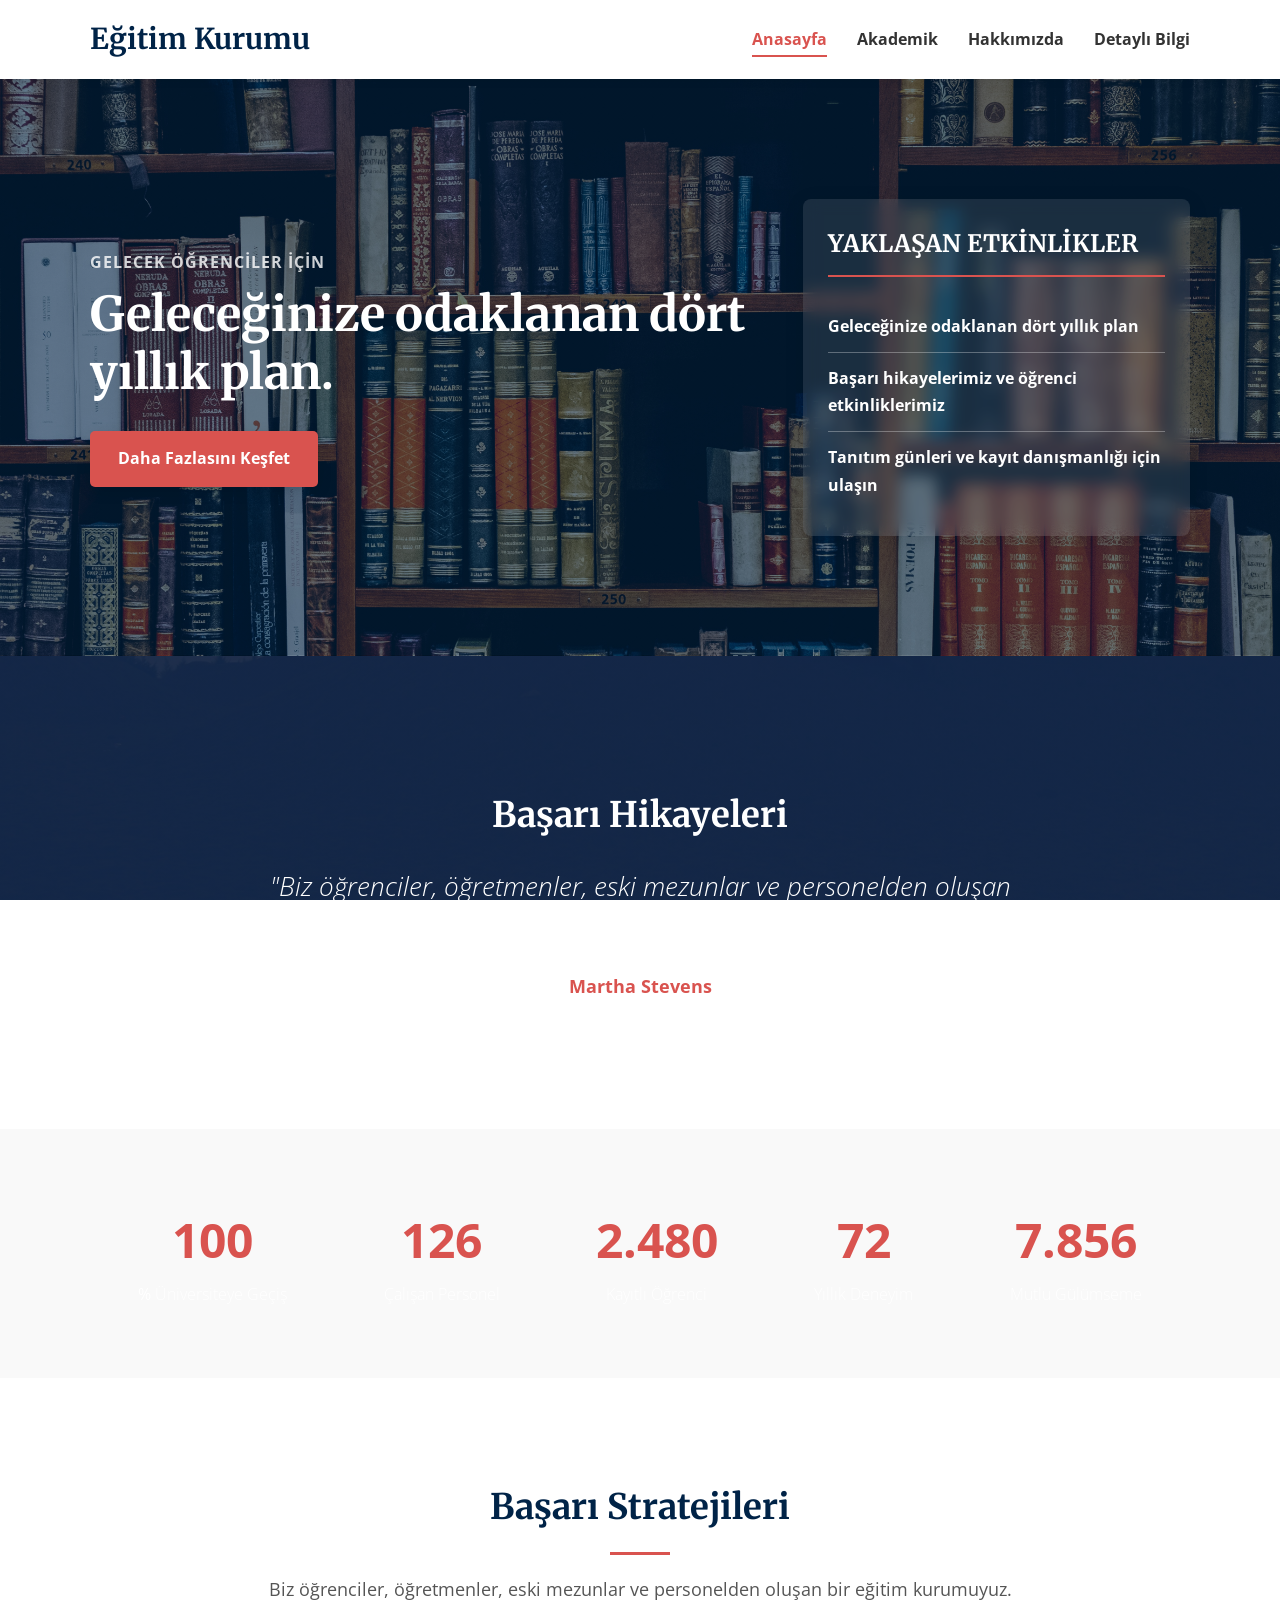
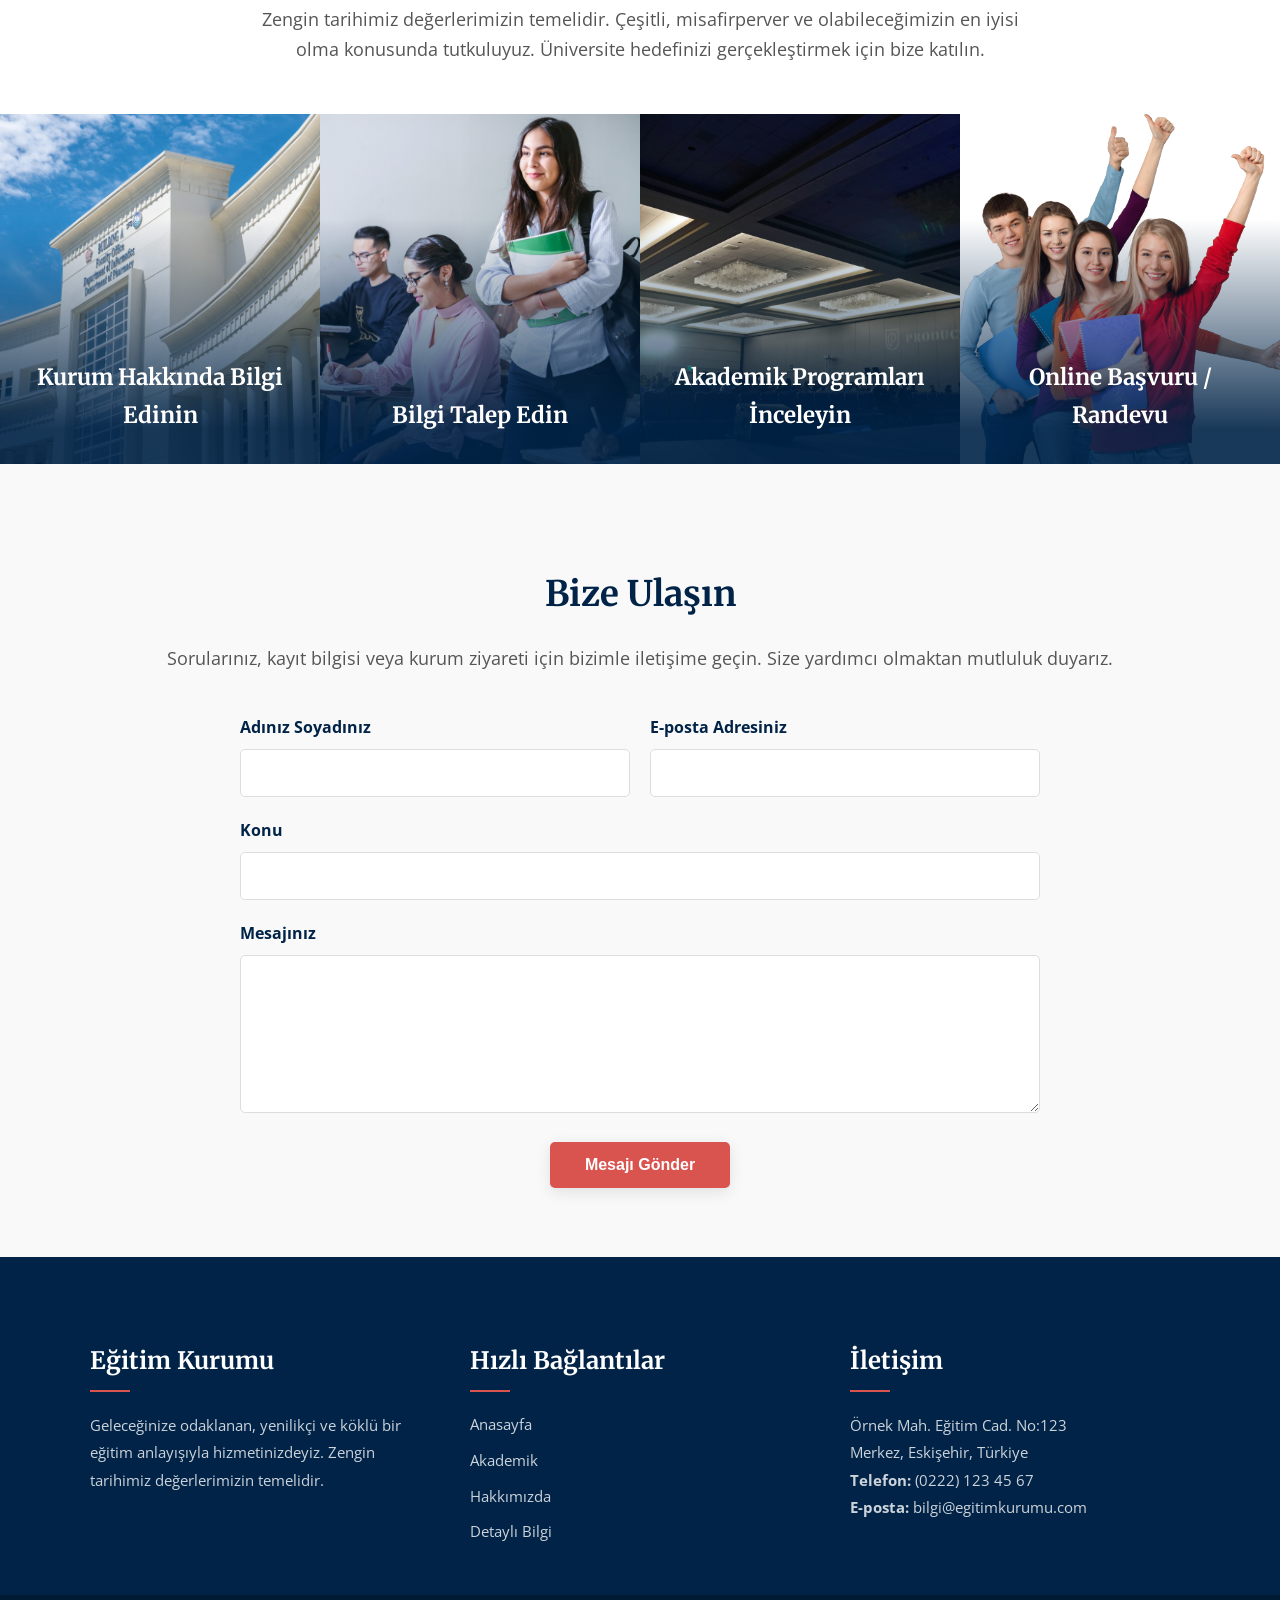
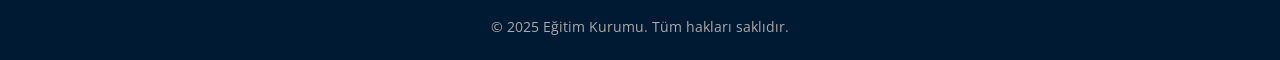
<file: index.html>
<!DOCTYPE html>
<html lang="tr">
<head>
    <meta charset="UTF-8">
    <meta name="viewport" content="width=device-width, initial-scale=1.0">
    <title>Eğitim Kurumu - Modern Tasarım</title>
    <link rel="stylesheet" href="style.css">
    
    <link rel="preconnect" href="https://fonts.googleapis.com">
    <link rel="preconnect" href="https://fonts.gstatic.com" crossorigin>
    <link href="https://fonts.googleapis.com/css2?family=Merriweather:wght@400;700&family=Open+Sans:wght@300;400;700&display=swap" rel="stylesheet">
</head>
<body>

    <header>
        
        <nav class="main-nav">
            <div class="container">
                <div class="logo">
                    <strong>Eğitim Kurumu</strong>
                </div>
                <ul class="nav-links">
                    <li><a href="index.html" class="active">Anasayfa</a></li>
                    <li><a href="akademik.html">Akademik</a></li>
                    <li><a href="hakkimizda.html">Hakkımızda</a></li>
                    <li><a href="detayli_bilgi.html">Detaylı Bilgi</a></li>
                    
                </ul>
            </div>
        </nav>
    </header>

    <main>
        <section class="hero">
            <div class="hero-content container">
                <div class="hero-left reveal-on-scroll">
                    <span class="subtitle">GELECEK ÖĞRENCİLER İÇİN</span>
                    <h1>Geleceğinize odaklanan dört yıllık plan.</h1>
                    <a href="akademik.html" class="btn-explore">Daha Fazlasını Keşfet</a>
                </div>
                <div class="hero-right reveal-on-scroll">
                    <div class="events-box">
                        <h3>YAKLAŞAN ETKİNLİKLER</h3>
                        <ul>
                            <li><a href="akademik.html">Geleceğinize odaklanan dört yıllık plan</a></li>
                            <li><a href="hakkimizda.html">Başarı hikayelerimiz ve öğrenci etkinliklerimiz</a></li>
                            <li><a href="detayli_bilgi.html">Tanıtım günleri ve kayıt danışmanlığı için ulaşın</a></li>
                        </ul>
                    </div>
                </div>
            </div>
        </section>

        <section class="success-stories">
            <div class="container reveal-on-scroll">
                <h2>Başarı Hikayeleri</h2>
                <p class="testimonial-quote">"Biz öğrenciler, öğretmenler, eski mezunlar ve personelden oluşan bir eğitim kurumuyuz. Zengin tarihimiz değerlerimizin temelidir."</p>
                <span class="testimonial-author">Martha Stevens</span>
                <span class="testimonial-title">Eğitim Kurumu Mezunu</span>
            </div>
        </section>

        <section class="stats">
             <div class="container stats-grid reveal-on-scroll">
                <div class="stat-item">
                    <span class="stat-number stat-counter" data-target="100">0</span>%
                    <span class="stat-label">Üniversiteye Geçiş</span>
                </div>
                <div class="stat-item">
                    <span class="stat-number stat-counter" data-target="126">0</span>
                    <span class="stat-label">Çalışan Personel</span>
                </div>
                <div class="stat-item">
                    <span class="stat-number stat-counter" data-target="2480">0</span>
                    <span class="stat-label">Kayıtlı Öğrenci</span>
                </div>
                <div class="stat-item">
                    <span class="stat-number stat-counter" data-target="72">0</span>
                    <span class="stat-label">Yıllık Deneyim</span>
                </div>
                <div class="stat-item">
                    <span class="stat-number stat-counter" data-target="7856">0</span>
                    <span class="stat-label">Mutlu Gülümseme</span>
                </div>
            </div>
        </section>

        <section class="strategies">
            <div class="container intro reveal-on-scroll">
                <h2>Başarı Stratejileri</h2>
                <p>Biz öğrenciler, öğretmenler, eski mezunlar ve personelden oluşan bir eğitim kurumuyuz. Zengin tarihimiz değerlerimizin temelidir. Çeşitli, misafirperver ve olabileceğimizin en iyisi olma konusunda tutkuluyuz. Üniversite hedefinizi gerçekleştirmek için bize katılın.</p>
            </div>
            
             <div class="cta-grid reveal-on-scroll">
                <div class="cta-item" style="background-image: url(info.jpg);">
                    <a href="hakkimizda.html">Kurum Hakkında Bilgi Edinin</a>
                </div>
                <div class="cta-item" style="background-image: url(derslik.jpg);">
                    <a href="detayli_bilgi.html">Bilgi Talep Edin</a>
                </div>
                <div class="cta-item" style="background-image: url(photoexample1.jpg);">
                    <a href="akademik.html">Akademik Programları İnceleyin</a>
                </div>
                <div class="cta-item" style="background-image: url(photoexample2.png);">
                    <a href="detayli_bilgi.html">Online Başvuru / Randevu</a>
                </div>
            </div>
        </section>
		
		<section class="contact">
    <div class="container reveal-on-scroll">
        <div class="intro text-center">
            <h2>Bize Ulaşın</h2>
            <p>Sorularınız, kayıt bilgisi veya kurum ziyareti için bizimle iletişime geçin. Size yardımcı olmaktan mutluluk duyarız.</p>
        </div>
        
        <form action="#" class="contact-form">
            <div class="form-grid">
                <div class="form-group">
                    <label for="name">Adınız Soyadınız</label>
                    <input type="text" id="name" name="name" required>
                </div>
                <div class="form-group">
                    <label for="email">E-posta Adresiniz</label>
                    <input type="email" id="email" name="email" required>
                </div>
            </div>
            <div class="form-group">
                <label for="subject">Konu</label>
                <input type="text" id="subject" name="subject">
            </div>
            <div class="form-group">
                <label for="message">Mesajınız</label>
                <textarea id="message" name="message" rows="6" required></textarea>
            </div>
            <div class="text-center">
                <button type="submit" class="btn-explore">Mesajı Gönder</button>
                <p class="form-feedback" role="status" aria-live="polite" hidden></p>
            </div>
        </form>
    </div>
</section>
    </main>
	<footer class="main-footer">
    <div class="container footer-grid">
        
        <div class="footer-column">
            <h3>Eğitim Kurumu</h3>
            <p>Geleceğinize odaklanan, yenilikçi ve köklü bir eğitim anlayışıyla hizmetinizdeyiz. Zengin tarihimiz değerlerimizin temelidir.</p>
        </div>

        <div class="footer-column">
            <h3>Hızlı Bağlantılar</h3>
            <ul class="footer-links">
                <li><a href="index.html">Anasayfa</a></li>
                <li><a href="akademik.html">Akademik</a></li>
                <li><a href="hakkimizda.html">Hakkımızda</a></li>
                <li><a href="detayli_bilgi.html">Detaylı Bilgi</a></li>
            </ul>
        </div>

        <div class="footer-column">
            <h3>İletişim</h3>
            <p>
                Örnek Mah. Eğitim Cad. No:123<br>
                Merkez, Eskişehir, Türkiye
            </p>
            <p>
                <strong>Telefon:</strong> (0222) 123 45 67<br>
                <strong>E-posta:</strong> bilgi@egitimkurumu.com
            </p>
        </div>

    </div>
    
    <div class="footer-bottom">
        <div class="container">
            <p>&copy; 2025 Eğitim Kurumu. Tüm hakları saklıdır.</p>
        </div>
    </div>
</footer>

    <script>
        document.addEventListener("DOMContentLoaded", () => {
            const animateCounter = (el, target) => {
                const duration = 2000;
                let startTime = null;

                const step = (timestamp) => {
                    if (!startTime) startTime = timestamp;
                    const progress = Math.min((timestamp - startTime) / duration, 1);
                    el.innerText = Math.floor(progress * target).toLocaleString('tr-TR');

                    if (progress < 1) {
                        window.requestAnimationFrame(step);
                    } else {
                        el.innerText = target.toLocaleString('tr-TR');
                    }
                };
                window.requestAnimationFrame(step);
            };

            const statItems = document.querySelectorAll('.stat-item');
            const revealElements = document.querySelectorAll('.reveal-on-scroll');

            if ('IntersectionObserver' in window) {
                document.documentElement.classList.add('js-reveal-ready');

                const counterObserver = new IntersectionObserver((entries, observer) => {
                    entries.forEach(entry => {
                        if (entry.isIntersecting) {
                            const counter = entry.target.querySelector('.stat-counter');
                            if (counter) {
                                const target = +counter.dataset.target;
                                animateCounter(counter, target);
                            }
                            observer.unobserve(entry.target);
                        }
                    });
                }, { threshold: 0.5 });

                statItems.forEach(item => counterObserver.observe(item));

                const revealObserver = new IntersectionObserver((entries, observer) => {
                    entries.forEach(entry => {
                        if (entry.isIntersecting) {
                            entry.target.classList.add('is-visible');
                            observer.unobserve(entry.target);
                        }
                    });
                }, { threshold: 0.1 });

                revealElements.forEach(el => revealObserver.observe(el));
            } else {
                statItems.forEach(item => {
                    const counter = item.querySelector('.stat-counter');
                    if (counter) {
                        counter.innerText = (+counter.dataset.target).toLocaleString('tr-TR');
                    }
                });
                revealElements.forEach(el => el.classList.add('is-visible'));
            }

            const contactForm = document.querySelector('.contact-form');
            if (contactForm) {
                contactForm.addEventListener('submit', (event) => {
                    event.preventDefault();
                    const feedback = contactForm.querySelector('.form-feedback');
                    if (feedback) {
                        feedback.textContent = "Mesajınız alındı (statik demo formu — gerçek gönderim için arka uç bağlantısı gereklidir).";
                        feedback.hidden = false;
                    }
                    contactForm.reset();
                });
            }
        });
    </script>



</body>
</html>
</file>
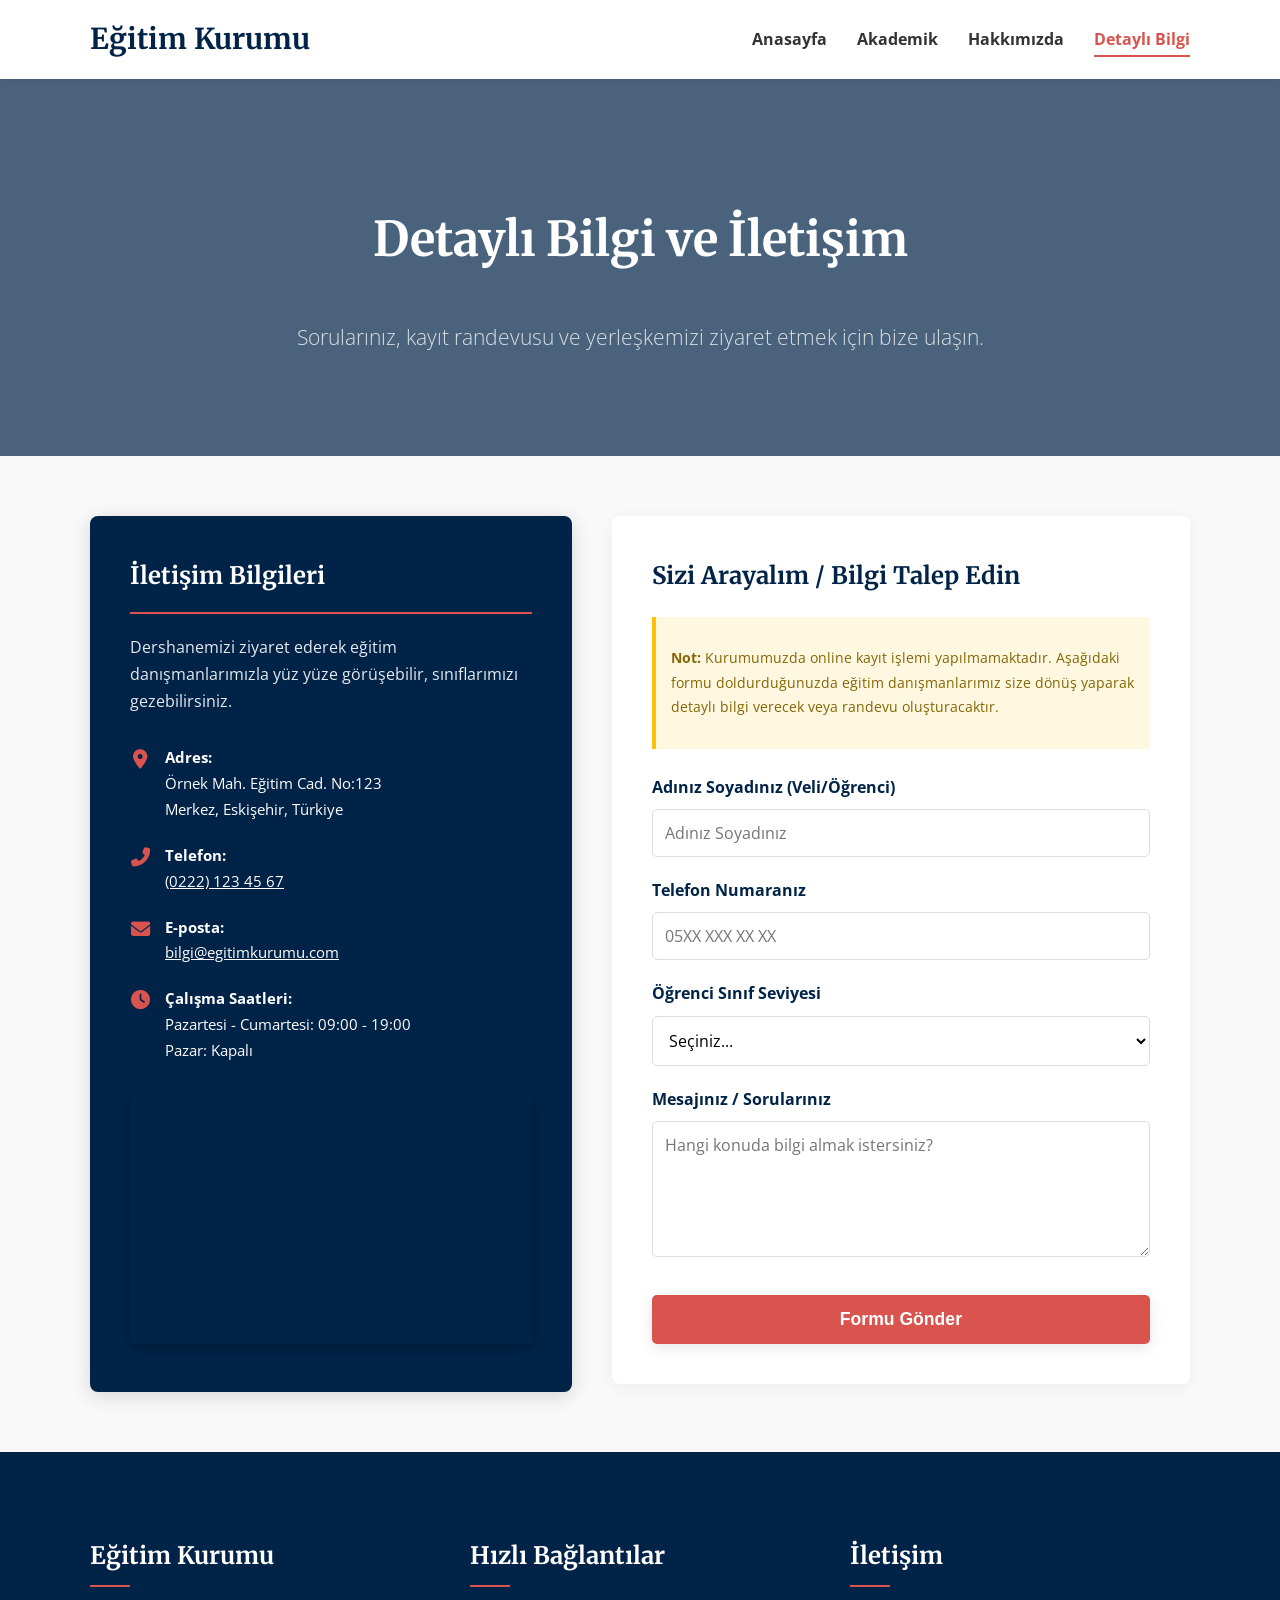
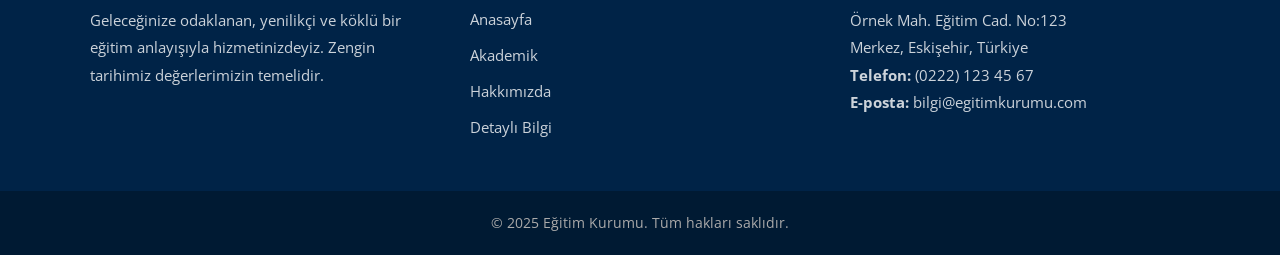
<file: detayli_bilgi.html>
<!DOCTYPE html>
<html lang="tr">
<head>
    <meta charset="UTF-8">
    <meta name="viewport" content="width=device-width, initial-scale=1.0">
    <title>Detaylı Bilgi ve İletişim - Eğitim Kurumu</title>
    <link rel="stylesheet" href="style.css">
    
    <link rel="preconnect" href="https://fonts.googleapis.com">
    <link rel="preconnect" href="https://fonts.gstatic.com" crossorigin>
    <link href="https://fonts.googleapis.com/css2?family=Merriweather:wght@400;700&family=Open+Sans:wght@300;400;700&display=swap" rel="stylesheet">
    
    <link rel="stylesheet" href="https://cdnjs.cloudflare.com/ajax/libs/font-awesome/6.4.0/css/all.min.css">
</head>
<body>

    <header>
        <nav class="main-nav">
            <div class="container">
                <div class="logo">
                    <strong>Eğitim Kurumu</strong>
                </div>
                <ul class="nav-links">
                    <li><a href="index.html">Anasayfa</a></li>
                    <li><a href="akademik.html">Akademik</a></li>
                    <li><a href="hakkimizda.html">Hakkımızda</a></li>
                    <li><a href="detayli_bilgi.html" class="active">Detaylı Bilgi</a></li>
                </ul>
            </div>
        </nav>
    </header>

    <main>
        <section class="page-header">
            <div class="container reveal-on-scroll">
                <h1>Detaylı Bilgi ve İletişim</h1>
                <p class="subtitle">Sorularınız, kayıt randevusu ve yerleşkemizi ziyaret etmek için bize ulaşın.</p>
            </div>
        </section>

        <section class="contact-page-section">
            <div class="container contact-page-grid reveal-on-scroll">
                
                <div class="contact-info-box">
                    <h2>İletişim Bilgileri</h2>
                    <p>Dershanemizi ziyaret ederek eğitim danışmanlarımızla yüz yüze görüşebilir, sınıflarımızı gezebilirsiniz.</p>
                    
                    <ul class="info-list">
                        <li>
                            <i class="fas fa-map-marker-alt" aria-hidden="true"></i>
                            <div>
                                <strong>Adres:</strong><br>
                                Örnek Mah. Eğitim Cad. No:123<br>
                                Merkez, Eskişehir, Türkiye
                            </div>
                        </li>
                        <li>
                            <i class="fas fa-phone-alt" aria-hidden="true"></i>
                            <div>
                                <strong>Telefon:</strong><br>
                                <a href="tel:02221234567">(0222) 123 45 67</a>
                            </div>
                        </li>
                        <li>
                            <i class="fas fa-envelope" aria-hidden="true"></i>
                            <div>
                                <strong>E-posta:</strong><br>
                                <a href="mailto:bilgi@egitimkurumu.com">bilgi@egitimkurumu.com</a>
                            </div>
                        </li>
                        <li>
                            <i class="fas fa-clock" aria-hidden="true"></i>
                            <div>
                                <strong>Çalışma Saatleri:</strong><br>
                                Pazartesi - Cumartesi: 09:00 - 19:00<br>
                                Pazar: Kapalı
                            </div>
                        </li>
                    </ul>

                    <div class="map-container">
                        <iframe title="Eğitim Kurumu Konum Haritası" src="https://maps.google.com/maps?q=Eski%C5%9Fehir%2C%20T%C3%BCrkiye&amp;t=&amp;z=13&amp;ie=UTF8&amp;iwloc=&amp;output=embed" width="100%" height="250" style="border:0;" allowfullscreen="" loading="lazy" referrerpolicy="no-referrer-when-downgrade"></iframe>
                    </div>
                </div>

                <div class="contact-form-box">
                    <h2>Sizi Arayalım / Bilgi Talep Edin</h2>
                    <div class="form-notice">
                        <p><strong>Not:</strong> Kurumumuzda online kayıt işlemi yapılmamaktadır. Aşağıdaki formu doldurduğunuzda eğitim danışmanlarımız size dönüş yaparak detaylı bilgi verecek veya randevu oluşturacaktır.</p>
                    </div>

                    <form action="#" class="callback-form">
                        <div class="form-group">
                            <label for="fullname">Adınız Soyadınız (Veli/Öğrenci)</label>
                            <input type="text" id="fullname" name="fullname" required placeholder="Adınız Soyadınız">
                        </div>

                        <div class="form-group">
                            <label for="phone">Telefon Numaranız</label>
                            <input type="tel" id="phone" name="phone" required placeholder="05XX XXX XX XX">
                        </div>

                        <div class="form-group">
                            <label for="grade">Öğrenci Sınıf Seviyesi</label>
                            <select id="grade" name="grade" required>
                                <option value="" disabled selected>Seçiniz...</option>
                                <option value="9">9. Sınıf</option>
                                <option value="10">10. Sınıf</option>
                                <option value="11">11. Sınıf (TYT Başlangıç)</option>
                                <option value="12">12. Sınıf (YKS Hazırlık)</option>
                                <option value="mezun">Mezun (YKS Hazırlık)</option>
                            </select>
                        </div>

                        <div class="form-group">
                            <label for="message">Mesajınız / Sorularınız</label>
                            <textarea id="message" name="message" rows="5" placeholder="Hangi konuda bilgi almak istersiniz?"></textarea>
                        </div>

                        <button type="submit" class="btn-explore full-width">Formu Gönder</button>
                        <p class="form-feedback" role="status" aria-live="polite" hidden></p>
                    </form>
                </div>

            </div>
        </section>

    </main>

    <footer class="main-footer">
        <div class="container footer-grid">
            <div class="footer-column">
                <h3>Eğitim Kurumu</h3>
                <p>Geleceğinize odaklanan, yenilikçi ve köklü bir eğitim anlayışıyla hizmetinizdeyiz. Zengin tarihimiz değerlerimizin temelidir.</p>
            </div>
            <div class="footer-column">
                <h3>Hızlı Bağlantılar</h3>
                <ul class="footer-links">
                    <li><a href="index.html">Anasayfa</a></li>
                    <li><a href="akademik.html">Akademik</a></li>
                    <li><a href="hakkimizda.html">Hakkımızda</a></li>
                    <li><a href="detayli_bilgi.html">Detaylı Bilgi</a></li>
                </ul>
            </div>
            <div class="footer-column">
                <h3>İletişim</h3>
                <p>
                    Örnek Mah. Eğitim Cad. No:123<br>
                    Merkez, Eskişehir, Türkiye
                </p>
                <p>
                    <strong>Telefon:</strong> (0222) 123 45 67<br>
                    <strong>E-posta:</strong> bilgi@egitimkurumu.com
                </p>
            </div>
        </div>
        <div class="footer-bottom">
            <div class="container">
                <p>&copy; 2025 Eğitim Kurumu. Tüm hakları saklıdır.</p>
            </div>
        </div>
    </footer>

    <script>
        document.addEventListener("DOMContentLoaded", () => {
            const revealElements = document.querySelectorAll('.reveal-on-scroll');
            if ('IntersectionObserver' in window) {
                document.documentElement.classList.add('js-reveal-ready');
                const revealObserver = new IntersectionObserver((entries, observer) => {
                    entries.forEach(entry => {
                        if (entry.isIntersecting) {
                            entry.target.classList.add('is-visible');
                            observer.unobserve(entry.target);
                        }
                    });
                }, { threshold: 0.1 });

                revealElements.forEach(el => {
                    revealObserver.observe(el);
                });
            } else {
                revealElements.forEach(el => el.classList.add('is-visible'));
            }

            const callbackForm = document.querySelector('.callback-form');
            if (callbackForm) {
                callbackForm.addEventListener('submit', (event) => {
                    event.preventDefault();
                    const feedback = callbackForm.querySelector('.form-feedback');
                    if (feedback) {
                        feedback.textContent = "Bilgi talebiniz alındı (statik demo formu — gerçek gönderim için arka uç bağlantısı gereklidir).";
                        feedback.hidden = false;
                    }
                    callbackForm.reset();
                });
            }
        });
    </script>
</body>
</html>
</file>
<file: style.css>
/* --- TEMEL AYARLAR VE YENİ DEĞİŞKENLER --- */
:root {
    --primary-color: #002347; /* Ana Koyu Mavi */
    --accent-color: #d9534f;  /* Vurgu Rengi (Kırmızı) */
    --text-dark: #333;
    --text-light: #f4f4f4;
    --section-bg: #f9f9f9;   /* Bölümler için açık gri arka plan */
}

/* Daha pürüzsüz kaydırma ve kutu hesaplaması */
html {
    scroll-behavior: smooth;
}

body {
    /* Yeni ve daha profesyonel yazı tipleri */
    font-family: 'Open Sans', sans-serif;
    margin: 0;
    padding: 0;
    color: var(--text-dark);
    line-height: 1.7;
    background-color: #fff;
    -webkit-font-smoothing: antialiased; /* Fontları daha net göster */
}

.container {
    width: 90%;
    max-width: 1100px;
    margin: 0 auto;
}

.text-center {
    text-align: center;
}

h1, h2, h3, h4, h5, h6 {
    /* Başlıklar için daha şık, tırnaklı bir font */
    font-family: 'Merriweather', serif;
    font-weight: 700;
    color: var(--primary-color);
}

h1 { font-size: 3rem; }
h2 { font-size: 2.2rem; margin-bottom: 20px; }
h3 { font-size: 1.5rem; }

/* Genel bölüm stilleri (daha fazla boşluk) */
section {
    padding: 70px 0;
}
/* Her ikinci bölüme farklı arka plan rengi */
section:nth-of-type(odd) {
    background-color: var(--section-bg);
}

a {
    text-decoration: none;
    color: var(--accent-color);
    /* Tüm linklere yumuşak geçiş efekti */
    transition: all 0.3s ease;
}
a:hover {
    color: var(--primary-color);
}

/* --- HEADER / MENÜ --- */
.top-bar {
    background-color: var(--section-bg);
    padding: 10px 0;
    font-size: 0.85rem;
    border-bottom: 1px solid #ddd;
}
.top-bar .container { text-align: right; }
.top-bar a { margin-left: 15px; color: #555; }
.top-bar a:hover { color: var(--accent-color); }

.main-nav {
    background-color: #fff;
    padding: 15px 0;
    /* Menüyü sayfadan ayıran gölge efekti */
    box-shadow: 0 2px 10px rgba(0,0,0,0.05);
    position: sticky; /* Menüyü üste sabitler */
    top: 0;
    z-index: 1000;
}
.main-nav .container {
    display: flex;
    justify-content: space-between;
    align-items: center;
}
.logo { font-size: 1.8rem; font-family: 'Merriweather', serif; }
.logo strong { color: var(--primary-color); }

.nav-links { list-style: none; margin: 0; padding: 0; display: flex; }
.nav-links li { margin-left: 30px; }
.nav-links a {
    font-weight: 700;
    color: var(--text-dark);
    padding-bottom: 5px;
    position: relative; /* Efekt için */
}

/* Navigasyon için alt çizgi efekti */
.nav-links a::after {
    content: '';
    position: absolute;
    bottom: -2px;
    left: 0;
    width: 0;
    height: 2px;
    background-color: var(--accent-color);
    transition: width 0.4s ease;
}
.nav-links a:hover::after,
.nav-links a.active::after {
    width: 100%;
}
.nav-links a.active { color: var(--accent-color); }

/* --- ANA KARŞILAMA (HERO) --- */
.hero {
    background-image: linear-gradient(rgba(0, 35, 71, 0.6), rgba(0, 35, 71, 0.6)), url("mainbackground.jpg");
    background-size: cover;
    background-position: center;
    color: #fff;
    padding: 120px 0;
}
.hero-content {
    display: flex;
    justify-content: space-between;
    align-items: center;
    gap: 40px; /* Aradaki boşluk */
}
.hero-left { flex: 2; }
.hero-left .subtitle {
    font-size: 1rem;
    font-weight: 700;
    letter-spacing: 1px;
    color: rgba(255,255,255,0.8);
}
.hero-left h1 {
    margin: 10px 0 30px 0;
    color: #fff; /* Başlık rengi */
    line-height: 1.2;
}

/* Gelişmiş Buton Stili ve Efekti */
.btn-explore {
    background-color: var(--accent-color);
    color: #fff;
    padding: 14px 28px;
    border-radius: 5px;
    font-weight: 700;
    font-size: 1rem;
    display: inline-block; /* Efektler için */
    box-shadow: 0 4px 15px rgba(0,0,0,0.1);
    transition: all 0.3s ease;
}
.btn-explore:hover {
    background-color: #c9302c;
    color: #fff;
    /* Butona 'kalkma' efekti */
    transform: translateY(-3px);
    box-shadow: 0 6px 20px rgba(0,0,0,0.2);
}

.hero-right {
    flex: 1;
    background-color: rgba(255, 255, 255, 0.1);
    backdrop-filter: blur(8px);
    padding: 25px;
    border-radius: 8px; /* Yumuşak kenarlar */
    box-shadow: 0 4px 20px rgba(0,0,0,0.1);
}
.events-box h3 {
    border-bottom: 2px solid var(--accent-color);
    padding-bottom: 10px;
    margin-top: 0;
    color: #fff;
}
.events-box ul { list-style: none; padding: 0; margin: 0; }
.events-box li {
    padding: 12px 0;
    border-bottom: 1px solid rgba(255, 255, 255, 0.3);
}
.events-box li:last-child { border-bottom: none; }
.events-box a { color: #fff; font-weight: 700; }
.events-box a:hover { color: var(--accent-color); }

/* --- BAŞARI HİKAYELERİ (PARALAKS EFEKTİ) --- */
.success-stories {
    background-image: linear-gradient(rgba(0, 35, 71, 0.7), rgba(0, 35, 71, 0.7)), url('mezunlar.jpg');
    background-size: cover;
    background-position: center;
    color: #fff;
    padding: 100px 0;
    /* Basit Paralaks Efekti */
    background-attachment: fixed;
    text-align: center;
}
.success-stories h2 { color: #fff; }
.testimonial-quote {
    font-size: 1.6rem;
    font-style: italic;
    font-weight: 300;
    max-width: 750px;
    margin: 20px auto;
}
.testimonial-author {
    display: block;
    font-weight: 700;
    font-size: 1.1rem;
    margin-top: 20px;
    color: var(--accent-color);
}
.testimonial-title { font-size: 0.9rem; color: rgba(255,255,255,0.8); }

/* --- İSTATİSTİKLER (SAYAÇ EFEKTİ) --- */
.stats {
    background-color: var(--primary-color);
    color: #fff;
    padding: 60px 0;
}
.stats-grid {
    display: flex;
    justify-content: space-around;
    text-align: center;
    flex-wrap: wrap; /* Mobil için */
}
.stat-item {
    padding: 10px 20px;
}
.stat-item .stat-number {
    display: block;
    font-size: 3rem;
    font-weight: 700;
    color: var(--accent-color);
}
.stat-item .stat-label {
    font-size: 1rem;
    font-weight: 300;
    color: rgba(255,255,255,0.9);
}

/* --- STRATEJİLER (GELİŞMİŞ HOVER EFEKTİ) --- */
.strategies {
    padding-top: 70px;
    padding-bottom: 0; /* Grid altta olduğu için */
    background-color: #fff;
}
.strategies .intro {
    max-width: 800px;
    margin: 0 auto 50px auto;
    text-align: center;
}
.strategies .intro h2::after {
    /* Başlık altına şık bir ayraç */
    content: '';
    display: block;
    width: 60px;
    height: 3px;
    background-color: var(--accent-color);
    margin: 15px auto 0;
}
.strategies .intro p {
    font-size: 1.1rem;
    color: #555;
}

.cta-grid {
    display: grid;
    grid-template-columns: repeat(4, 1fr);
    width: 100%;
}
.cta-item {
    height: 350px;
    background-size: cover;
    background-position: center;
    position: relative;
    display: flex;
    justify-content: center;
    align-items: flex-end;
    overflow: hidden; /* Taşan efekti gizle */
    text-align: center;
}
.cta-item a {
    color: #fff;
    font-size: 1.4rem;
    font-family: 'Merriweather', serif;
    font-weight: 700;
    padding: 30px 20px;
    position: relative;
    z-index: 2;
    transition: all 0.4s ease;
    width: 100%;
}

/* Görüntü zoom efekti için arkaplan katmanı */
.cta-item::before {
    content: '';
    position: absolute;
    top: 0; left: 0; right: 0; bottom: 0;
    background: inherit; /* HTML'deki stili kopyalar */
    background-size: cover;
    background-position: center;
    z-index: 0;
    transition: transform 0.5s ease-out; /* Zoom efekti */
}
/* Alttan gelen gölge katmanı */
.cta-item::after {
    content: '';
    position: absolute;
    bottom: 0; left: 0; right: 0;
    height: 100%;
    background: linear-gradient(to top, rgba(0, 35, 71, 0.9) 10%, transparent 70%);
    z-index: 1;
    transition: all 0.4s ease;
}

/* CTA HOVER EFEKTİ */
.cta-item:hover::before {
    /* Arka plan resmini büyüt */
    transform: scale(1.1);
}
.cta-item:hover::after {
    /* Gölgeyi daha belirgin yap */
    background: linear-gradient(to top, rgba(0, 35, 71, 1) 30%, transparent 80%);
}
.cta-item:hover a {
    /* Metni hafifçe yukarı kaldır */
    transform: translateY(-10px);
}

/* --- SCROLL ANİMASYONLARI --- */
.js-reveal-ready .reveal-on-scroll {
    opacity: 0;
    transform: translateY(40px); /* 40px aşağıdan gelsin */
    transition: opacity 1s ease-out, transform 0.8s ease-out;
    
    /* Tarayıcıya ipucu vererek performansı artır */
    will-change: opacity, transform; 
}

/* 2. Bitiş durumu: JavaScript bu sınıfı ekleyecek */
.js-reveal-ready .reveal-on-scroll.is-visible {
    opacity: 1;
    transform: translateY(0);
}

@media (prefers-reduced-motion: reduce) {
    .js-reveal-ready .reveal-on-scroll {
        opacity: 1;
        transform: none;
        transition: none;
    }
}

/* 3. (Opsiyonel) Hero bölümündeki sağ kutu biraz gecikmeli gelsin */
.hero-right.reveal-on-scroll {
    transition-delay: 0.2s; /* 200ms gecikme */
}

/* 4. (Opsiyonel) Strateji kartları biraz gecikmeli gelsin */
.cta-grid.reveal-on-scroll {
    transition-delay: 0.3s; /* 300ms gecikme */
}
/* --- YENİ EKLENDİ: İLETİŞİM FORMU --- */
.contact {
    background-color: var(--section-bg); /* Açık gri arka plan */
}

.contact .intro p {
    font-size: 1.1rem;
    color: #555;
}

.contact-form {
    max-width: 800px;
    margin: 40px auto 0 auto;
}

/* Formu grid ile 2'li sütunlara ayır */
.form-grid {
    display: grid;
    grid-template-columns: 1fr 1fr;
    gap: 20px;
}

.form-group {
    margin-bottom: 20px;
}

.form-group label {
    display: block;
    margin-bottom: 8px;
    font-weight: 700;
    color: var(--primary-color);
}

.form-group input,
.form-group textarea {
    width: 100%;
    padding: 12px;
    border: 1px solid #ddd;
    border-radius: 5px;
    font-family: 'Open Sans', sans-serif;
    font-size: 1rem;
    box-sizing: border-box; /* Önemli: Padding'i genişliğe dahil et */
    transition: border-color 0.3s, box-shadow 0.3s;
}

.form-group input:focus,
.form-group textarea:focus {
    outline: 2px solid transparent;
    border-color: var(--primary-color);
    box-shadow: 0 0 0 3px rgba(0, 35, 71, 0.2);
}

.form-feedback {
    margin-top: 15px;
    padding: 12px 16px;
    border-radius: 5px;
    background-color: #e8f5e9;
    border-left: 4px solid #2e7d32;
    color: #1b5e20;
    font-size: 0.95rem;
    text-align: left;
}

.contact-form .btn-explore {
    font-size: 1rem;
    padding: 14px 35px;
    cursor: pointer;
    border: none;
}


/* --- YENİ EKLENDİ: FOOTER --- */
.main-footer {
    background-color: var(--primary-color);
    color: rgba(255, 255, 255, 0.8);
    padding-top: 60px;
    font-size: 0.95rem;
}
.main-footer p {
    margin: 0;
}

.footer-grid {
    display: grid;
    grid-template-columns: repeat(3, 1fr); /* 3 sütunlu grid */
    gap: 40px;
    padding-bottom: 40px;
}

.footer-column h3 {
    color: #fff;
    font-family: 'Merriweather', serif;
    margin-bottom: 20px;
    position: relative;
}

/* Başlık altı çizgi efekti */
.footer-column h3::after {
    content: '';
    display: block;
    width: 40px;
    height: 2px;
    background-color: var(--accent-color);
    margin-top: 8px;
}

.footer-column p {
    line-height: 1.8;
    font-size: 0.95rem;
}

.footer-links {
    list-style: none;
    padding: 0;
    margin: 0;
}

.footer-links li {
    margin-bottom: 10px;
}

.footer-links a {
    color: rgba(255, 255, 255, 0.8);
    text-decoration: none;
    transition: all 0.3s ease;
}

.footer-links a:hover {
    color: #fff;
    padding-left: 5px; /* Hover'da hafif kayma efekti */
}

.footer-bottom {
    background-color: #001a33; /* Ana renkten biraz daha koyu */
    color: #aaa;
    padding: 20px 0;
    text-align: center;
    font-size: 0.9rem;
}

.footer-bottom p {
    margin: 0;
}
/* --- YENİ EKLENDİ: AKADEMİK SAYFASI STİLLERİ --- */

/* 1. Sayfa Başlığı (Mini Hero) */
.page-header {
    background-image: linear-gradient(rgba(0, 35, 71, 0.7), rgba(0, 35, 71, 0.7)), url('https://placehold.co/1920x400/5a7a9a/white?text=Akademik');
    background-size: cover;
    background-position: center;
    padding: 80px 0;
    text-align: center;
    color: #fff;
}

.page-header h1 {
    color: #fff;
    font-size: 3rem;
}

/* 2. Felsefe Bölümü (Arka plan rengi) */
.philosophy {
    background-color: var(--section-bg);
}
.philosophy .intro p {
    font-size: 1.2rem;
    font-style: italic;
    color: #555;
    max-width: 800px;
    margin-left: auto;
    margin-right: auto;
}

/* 3. Programlar Bölümü */
.programs {
    background-color: #fff;
}

.program-grid {
    display: grid;
    grid-template-columns: repeat(3, 1fr);
    gap: 30px;
    margin-top: 40px;
}

.program-card {
    background-color: #fff;
    border-radius: 8px;
    box-shadow: 0 4px 20px rgba(0,0,0,0.07);
    overflow: hidden;
    transition: transform 0.3s ease, box-shadow 0.3s ease;
}

.program-card:hover {
    transform: translateY(-8px);
    box-shadow: 0 10px 30px rgba(0,0,0,0.12);
}

.program-card img {
    width: 100%;
    height: 200px; /* Kart görselleri için sabit yükseklik */
    object-fit: cover; /* Resmin orantılı kalmasını sağlar */
    display: block;
}

.program-content {
    padding: 25px;
}

.program-content h3 {
    margin-top: 0;
    margin-bottom: 10px;
    color: var(--primary-color);
}

.program-content p {
    font-size: 0.95rem;
    color: #555;
    line-height: 1.6;
}

.btn-learn-more {
    display: inline-block;
    margin-top: 15px;
    font-weight: 700;
    color: var(--accent-color);
    text-decoration: none;
    position: relative;
}

.btn-learn-more::after {
    content: '→';
    margin-left: 5px;
    transition: margin-left 0.3s ease;
}

.btn-learn-more:hover::after {
    margin-left: 10px;
}

/* 4. Kaynaklar (Split Section) */
.resources {
    background-color: var(--section-bg);
}
.split-section {
    display: grid;
    grid-template-columns: 1fr 1fr;
    gap: 40px;
    align-items: center;
}
.split-image img {
    width: 100%;
    border-radius: 8px;
    box-shadow: 0 10px 30px rgba(0,0,0,0.1);
}
.split-content h2 {
    margin-top: 0;
}
.split-content p {
    font-size: 1.05rem;
    line-height: 1.7;
}

/* 5. Eylem Çağrısı Banner */
.cta-banner {
    background-color: var(--primary-color);
    color: #fff;
    padding: 60px 0;
}
.cta-banner h2 {
    color: #fff;
    margin-top: 0;
}
.cta-banner p {
    font-size: 1.2rem;
    color: rgba(255,255,255,0.8);
    margin-bottom: 30px;
}
.cta-banner .btn-explore {
    background-color: #fff;
    color: var(--primary-color);
}
.cta-banner .btn-explore:hover {
    background-color: var(--accent-color);
    color: #fff;
}
.page-header p.subtitle {
    font-size: 1.3rem;
    font-weight: 300;
    color: rgba(255, 255, 255, 0.8);
    margin-top: 10px;
}


/* 4'lü (2x2) program grid'i için yeni sınıf */
.program-grid-fours {
    display: grid;
    grid-template-columns: repeat(2, 1fr); /* Varsayılan olarak 2 sütun */
    gap: 30px;
    margin-top: 40px;
}

/* Kaynaklar bölümündeki özellik listesi */
.split-content .feature-list {
    list-style-type: none; /* Madde işareti olmasın */
    padding-left: 0;
    margin-top: 20px;
}

.split-content .feature-list li {
    font-size: 1.05rem;
    position: relative;
    padding-left: 30px; /* İkon için boşluk */
    margin-bottom: 15px;
}

/* Liste elemanları için 'tik' işareti efekti */
.split-content .feature-list li::before {
    content: '✓'; /* Tik işareti */
    position: absolute;
    left: 0;
    top: 0;
    color: var(--accent-color); /* Kırmızı vurgu rengi */
    font-weight: 700;
    font-size: 1.2rem;
}
/* --- YENİ EKLENDİ: HAKKIMIZDA SAYFASI STİLLERİ --- */

/* Giriş Bölümü */
.about-intro {
    padding: 70px 0;
    background-color: #fff;
}
.about-intro .lead {
    font-size: 1.3rem;
    font-weight: 400;
    color: var(--primary-color);
    max-width: 900px;
    margin: 20px auto 30px auto;
    line-height: 1.6;
}
.about-intro p {
    max-width: 800px;
    margin: 0 auto 15px auto;
    color: #555;
    line-height: 1.7;
}

/* Misyon ve Vizyon (Mevcut split-section kullanıldı) */
.mission-vision {
    background-color: var(--section-bg);
}
/* Görseli ters çevir (misyon bölümü için) */
.split-section.reverse {
    grid-template-areas: "content image";
}
.split-section.reverse .split-image {
    grid-area: image;
}
.split-section.reverse .split-content {
    grid-area: content;
}

/* Neden Bizi Seçmelisiniz? */
.why-choose-us {
    background-color: #fff;
}
.feature-grid {
    display: grid;
    grid-template-columns: repeat(3, 1fr);
    gap: 30px;
    margin-top: 50px;
}
.feature-item {
    text-align: center;
    padding: 30px;
    background-color: var(--section-bg);
    border-radius: 8px;
    box-shadow: 0 4px 15px rgba(0,0,0,0.05);
    transition: transform 0.3s ease, box-shadow 0.3s ease;
}
.feature-item:hover {
    transform: translateY(-5px);
    box-shadow: 0 8px 25px rgba(0,0,0,0.1);
}
.feature-item i { /* İkonlar için yer tutucu */
    font-size: 3rem;
    color: var(--accent-color);
    margin-bottom: 20px;
    display: block;
}
/* Not: İkonları gerçek font ikonlarıyla (Font Awesome gibi) değiştirmelisiniz */
.feature-item h3 {
    color: var(--primary-color);
    margin-top: 0;
    margin-bottom: 10px;
}
.feature-item p {
    font-size: 0.95rem;
    color: #555;
    line-height: 1.6;
}

/* Ekibimiz Bölümü */
.our-team {
    background-color: var(--section-bg);
}
.team-grid {
    display: grid;
    grid-template-columns: repeat(4, 1fr);
    gap: 30px;
    margin-top: 50px;
}
.team-member {
    background-color: #fff;
    border-radius: 8px;
    overflow: hidden;
    box-shadow: 0 4px 15px rgba(0,0,0,0.07);
    text-align: center;
    padding-bottom: 20px;
    transition: transform 0.3s ease, box-shadow 0.3s ease;
}
.team-member:hover {
    transform: translateY(-5px);
    box-shadow: 0 8px 25px rgba(0,0,0,0.12);
}
.team-member img {
    width: 100%;
    height: 250px; /* Görsel sabit yüksekliği */
    object-fit: cover;
    display: block;
    margin-bottom: 15px;
}
.team-member h3 {
    margin: 0;
    color: var(--primary-color);
}
.team-member span {
    display: block;
    font-size: 0.9rem;
    color: var(--accent-color);
    margin-bottom: 10px;
}
.team-member p {
    font-size: 0.9rem;
    color: #666;
    padding: 0 15px;
    line-height: 1.6;
}

/* Galeri Bölümü */
.gallery {
    background-color: #fff;
}
.gallery-grid {
    display: grid;
    grid-template-columns: repeat(auto-fit, minmax(min(100%, 280px), 1fr)); /* Esnek grid */
    gap: 15px;
    margin-top: 50px;
}
.gallery-grid img {
    width: 100%;
    height: 250px; /* Galeri görselleri için sabit yükseklik */
    object-fit: cover;
    border-radius: 8px;
    box-shadow: 0 4px 15px rgba(0,0,0,0.07);
    transition: transform 0.3s ease, box-shadow 0.3s ease;
}
.gallery-grid img:hover {
    transform: scale(1.03);
    box-shadow: 0 8px 25px rgba(0,0,0,0.12);
}
/* --- YENİ EKLENDİ: DETAYLI BİLGİ SAYFASI --- */

.contact-page-section {
    background-color: var(--section-bg);
    padding: 60px 0;
}

.contact-page-grid {
    display: grid;
    grid-template-columns: 1fr 1.2fr; /* Sağ taraf (form) biraz daha geniş */
    gap: 40px;
    align-items: start; /* Yukarı hizala */
}

/* Sol Sütun: Bilgi Kutusu */
.contact-info-box {
    background-color: var(--primary-color);
    color: #fff;
    padding: 40px;
    border-radius: 8px;
    box-shadow: 0 4px 20px rgba(0,0,0,0.15);
}

.contact-info-box h2,
.contact-info-box h3 {
    color: #fff;
    font-size: 1.5rem;
    border-bottom: 2px solid var(--accent-color);
    padding-bottom: 15px;
    margin-top: 0;
}

.contact-info-box p {
    color: rgba(255,255,255,0.9);
    margin-bottom: 30px;
}

.info-list {
    list-style: none;
    padding: 0;
    margin: 0 0 30px 0;
}

.info-list li {
    display: flex;
    align-items: flex-start;
    margin-bottom: 20px;
    font-size: 0.95rem;
}

.info-list i {
    color: var(--accent-color);
    font-size: 1.2rem;
    margin-right: 15px;
    margin-top: 5px; /* İkonu metinle hizala */
    width: 20px;
    text-align: center;
}

.info-list a {
    color: #fff;
    text-decoration: underline;
}

.info-list a:hover {
    color: var(--accent-color);
}

.map-container iframe {
    border-radius: 5px;
    box-shadow: 0 4px 10px rgba(0,0,0,0.2);
}

/* Sağ Sütun: Form Kutusu */
.contact-form-box {
    background-color: #fff;
    padding: 40px;
    border-radius: 8px;
    box-shadow: 0 4px 20px rgba(0,0,0,0.05);
}

.contact-form-box h2,
.contact-form-box h3 {
    margin-top: 0;
    font-size: 1.5rem;
    color: var(--primary-color);
}

.form-notice {
    background-color: #fff8e1; /* Sarımsı uyarı rengi */
    border-left: 4px solid #ffc107;
    padding: 15px;
    margin-bottom: 25px;
    font-size: 0.9rem;
    color: #856404;
}

.contact-form-box select {
    width: 100%;
    padding: 12px;
    border: 1px solid #ddd;
    border-radius: 5px;
    font-family: 'Open Sans', sans-serif;
    font-size: 1rem;
    background-color: #fff;
    box-sizing: border-box;
    cursor: pointer;
    transition: border-color 0.3s, box-shadow 0.3s;
}

.contact-form-box select:focus {
    outline: 2px solid transparent;
    border-color: var(--primary-color);
    box-shadow: 0 0 0 3px rgba(0, 35, 71, 0.2);
}

.btn-explore.full-width {
    width: 100%;
    text-align: center;
    border: none;
    cursor: pointer;
    font-size: 1.1rem;
    margin-top: 10px;
}

/* --- MOBİL UYUMLULUK (RESPONSIVE TASARIM) --- */

/* Tabletler ve Küçük Laptoplar için */
@media (max-width: 992px) {
    .hero-content {
        flex-direction: column;
        text-align: center;
    }
    
    .hero-right {
        width: 100%;
        max-width: 500px; /* Tablette çok geniş olmasın */
        margin-top: 40px;
    }

    .cta-grid, .program-grid, .program-grid-fours, .feature-grid, .team-grid, .footer-grid {
        grid-template-columns: repeat(2, 1fr); /* 2 sütuna düşür */
    }

    .split-section {
        grid-template-columns: 1fr; /* Yan yana olan resim/yazıyı alt alta al */
        text-align: center;
    }

    .split-section.reverse {
        grid-template-areas:
            "image"
            "content";
    }

    .contact-page-grid {
        grid-template-columns: 1fr;
    }
}

/* Telefonlar için (Sorununuzu çözecek kısım burası) */
@media (max-width: 768px) {
    
    /* GENEL AYARLAR */
    .container {
        width: 90%; /* Kenarlardan boşluk bırak */
    }

    h1 { font-size: 2rem; } /* Başlıkları küçült */
    h2 { font-size: 1.6rem; }

    /* HEADER / MENÜ DÜZENLEMESİ */
    .main-nav .container {
        flex-direction: column; /* Logoyu ve menüyü alt alta al */
    }
    
    .nav-links {
        display: flex; /* Gizlemek yerine göster */
        flex-direction: column; /* Linkleri alt alta diz */
        align-items: center;
        margin-top: 15px;
        background-color: #f9f9f9; /* Menüye arka plan ekle */
        width: 100%;
        padding: 10px 0;
        border-radius: 5px;
    }

    .nav-links li {
        margin: 8px 0; /* Linkler arası boşluk */
    }

    /* HERO (ANA GÖRSEL) DÜZENLEMESİ */
    .hero {
        padding: 60px 0; /* Üst/alt boşluğu azalt */
    }

    .hero-left h1 {
        font-size: 1.8rem; /* Ana başlığı telefona sığdır */
    }

    .hero-right {
        width: 100%; /* Kutuyu tam genişlik yap */
        max-width: 100%;
        margin-top: 30px;
        padding: 15px; /* İç boşluğu ayarla */
    }

    /* FLEX & GRID SİSTEMLERİNİ TEK SÜTUNA DÜŞÜRME */
    .stats-grid {
        flex-direction: column;
        align-items: center;
        gap: 20px;
    }

    /* Tüm 2'li, 3'lü, 4'lü yapıları alt alta tek sıra yapar */
    .cta-grid, 
    .program-grid, 
    .program-grid-fours, 
    .feature-grid, 
    .team-grid, 
    .footer-grid, 
    .form-grid {
        grid-template-columns: 1fr !important; /* Kesinlikle tek sütun olsun */
        gap: 25px;
    }

    .cta-item {
        height: 200px; /* Telefondaki kart yüksekliğini azalt */
    }

    /* FOOTER (ALT BİLGİ) DÜZENLEMESİ */
    .footer-grid {
        text-align: center; /* Yazıları ortala */
    }

    .footer-column h3::after {
        margin: 8px auto 0 auto; /* Başlık altındaki çizgiyi ortala */
    }

    /* İLETİŞİM FORMU DÜZENLEMESİ */
    .contact-form-box {
        padding: 20px; /* Mobilde iç boşluğu azalt */
    }
    
    .contact-info-box {
        padding: 20px;
    }
}
</file>
